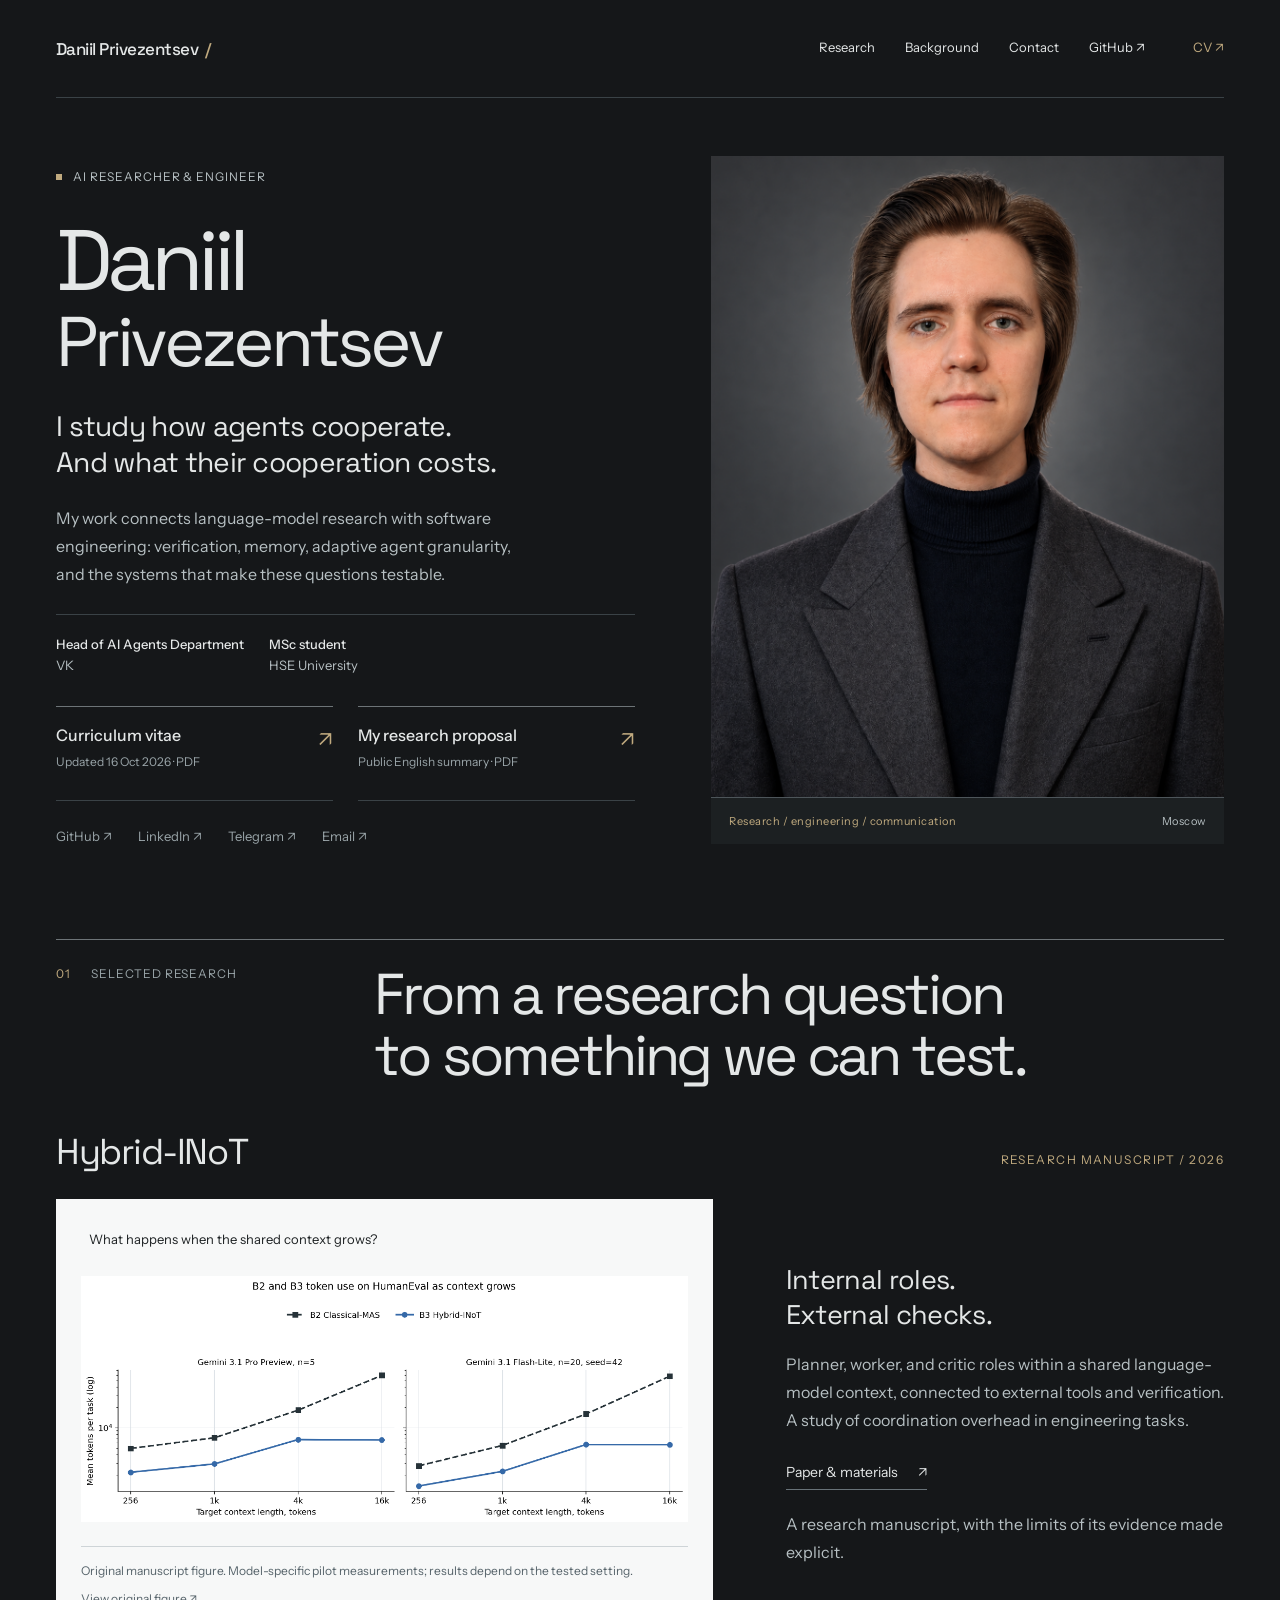
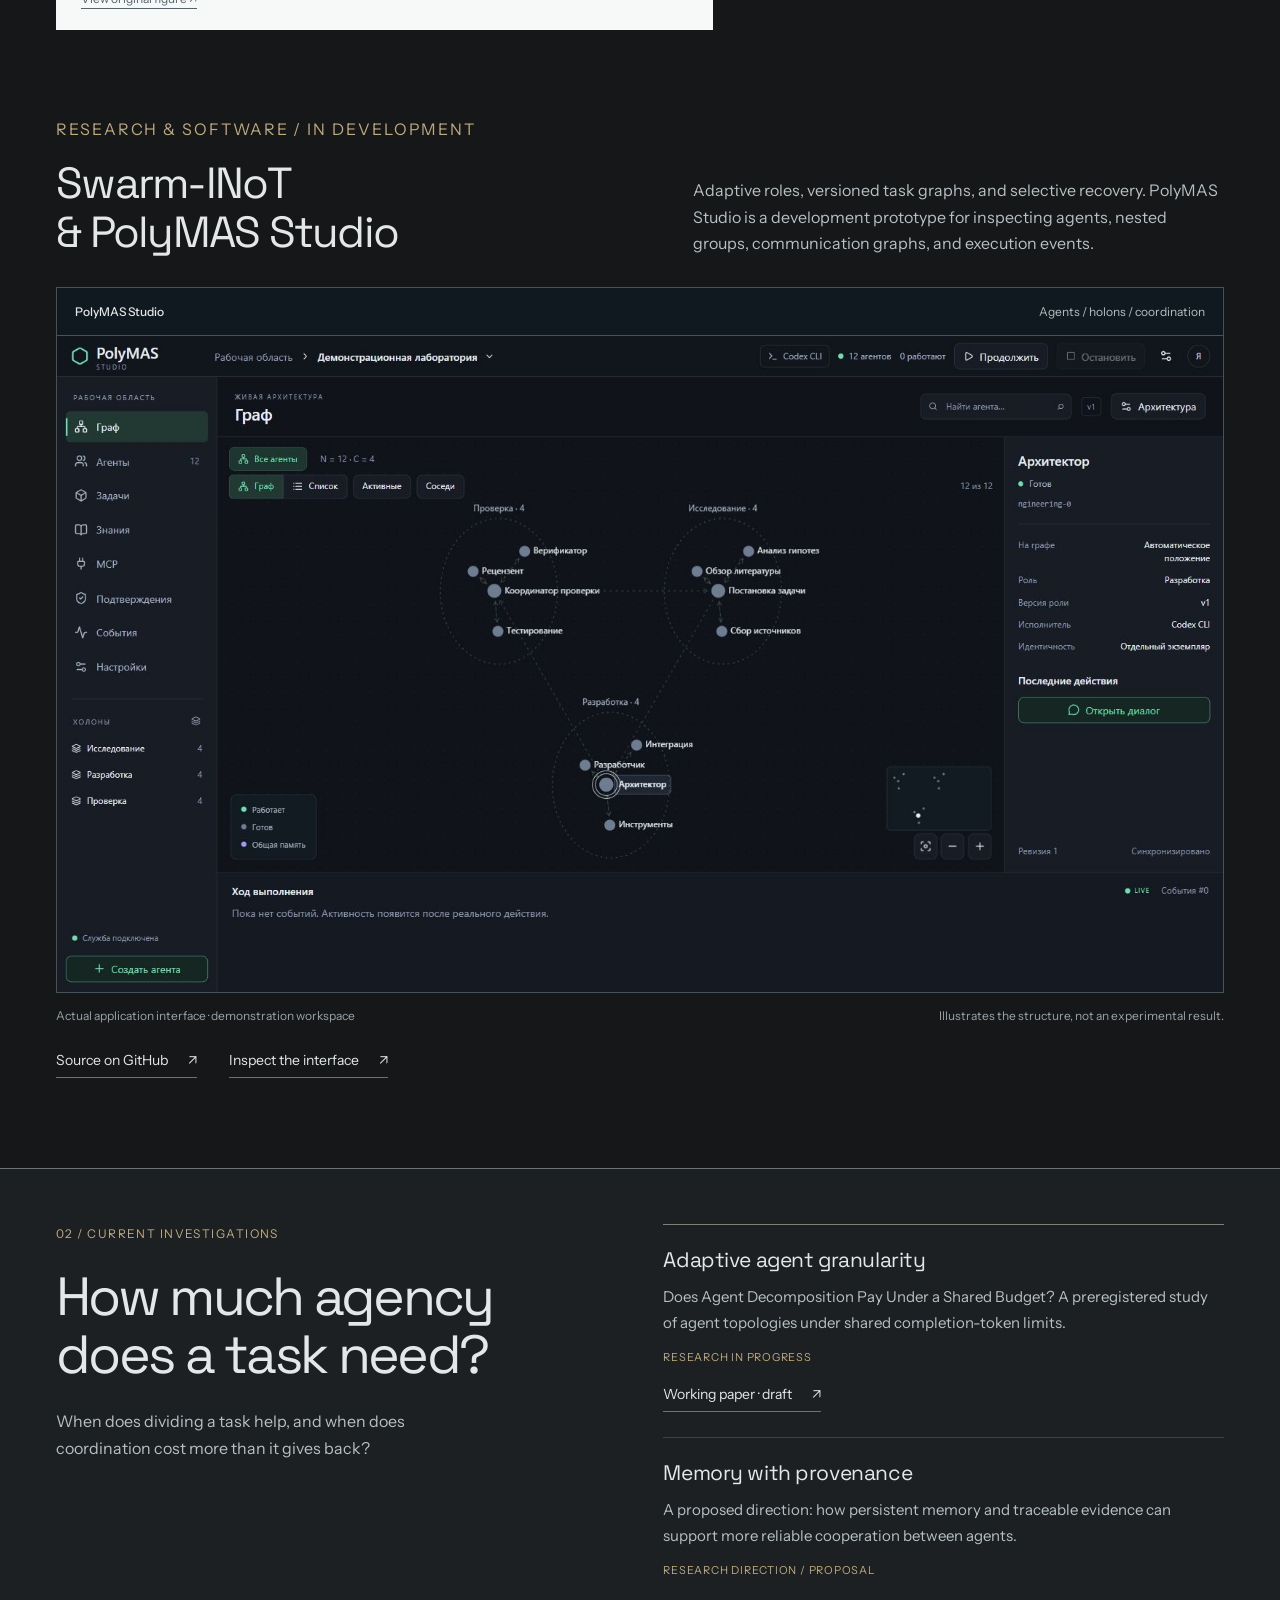
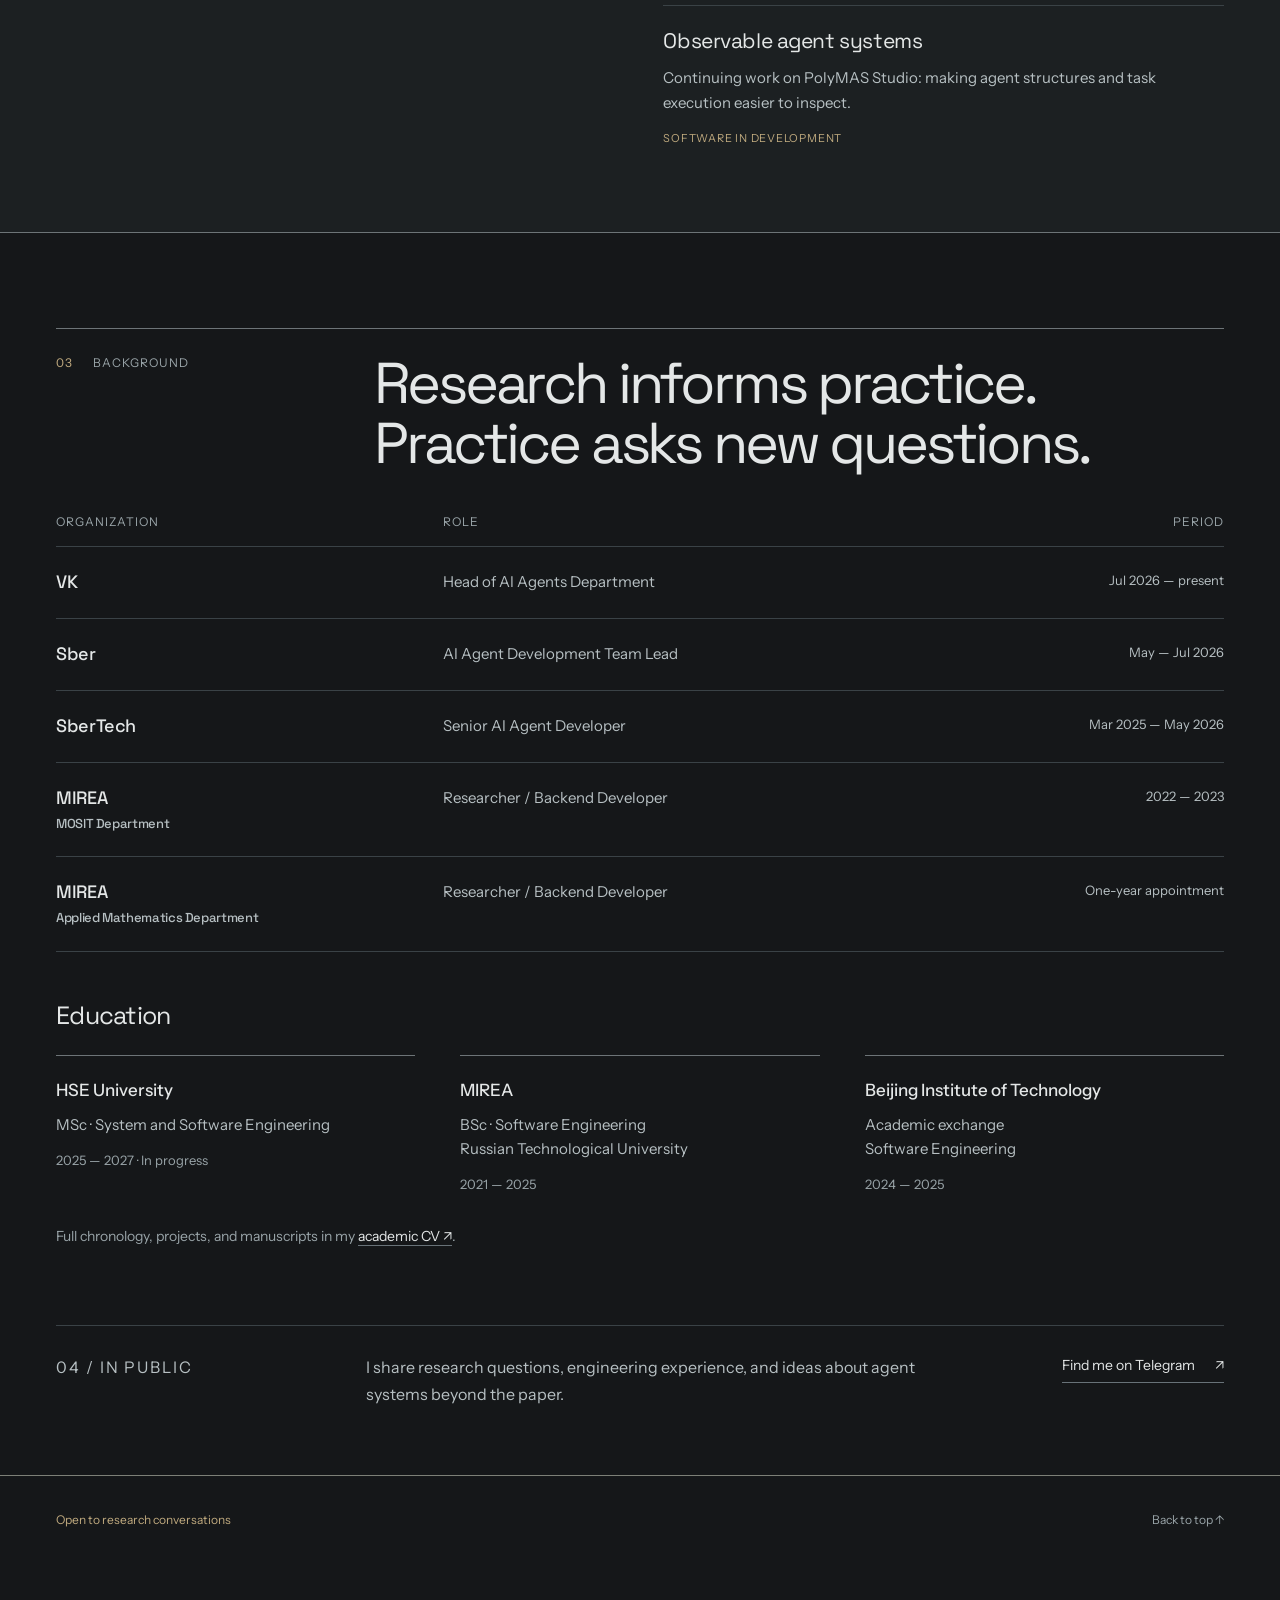
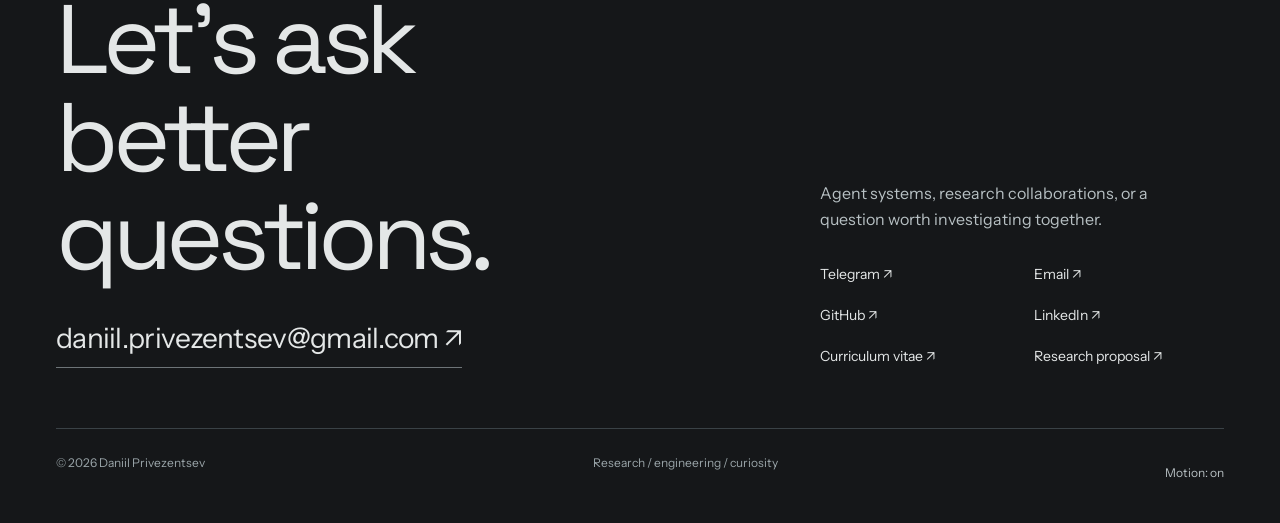
<file: index.html>
<!doctype html>
<html lang="en">
<head>
<meta name="theme-color" content="#151719">
<meta name="color-scheme" content="dark">
<meta property="og:type" content="website">
<meta property="og:locale" content="en_US">
<meta property="og:title" content="Daniil Privezentsev — AI research & engineering">
<meta property="og:description" content="Research on reliable, resource-efficient language-model agents: cooperation, memory, verification, and the systems behind the questions.">
<meta property="og:image" content="assets/images/social-preview.jpg">
<meta property="og:image:width" content="1200"><meta property="og:image:height" content="630">
<meta name="twitter:card" content="summary_large_image">
<meta name="twitter:title" content="Daniil Privezentsev — AI research & engineering">
<meta name="twitter:description" content="Cooperation, memory, verification, and the cost of agency.">
<meta name="twitter:image" content="assets/images/social-preview.jpg">
<link rel="icon" href="assets/images/favicon.svg" type="image/svg+xml">
<link rel="preload" href="assets/fonts/space-grotesk.ttf" as="font" type="font/ttf" crossorigin>
<link rel="preload" href="assets/fonts/instrument-sans.ttf" as="font" type="font/ttf" crossorigin>
<meta charset="utf-8"><meta name="viewport" content="width=device-width,initial-scale=1">
<meta name="description" content="Daniil Privezentsev — AI researcher and engineer studying cooperation, verification and the resource costs of language-model agents.">
<title>Daniil Privezentsev — AI research & engineering</title>
<link rel="stylesheet" href="assets/css/site.css">
<link rel="stylesheet" href="assets/css/motion.css">
</head>
<body id="top">
<div class="reading-progress" data-progress aria-hidden="true"></div>
<a class="skip" href="#main">Skip to content</a>
<header class="wrap header"><a class="wordmark" href="#top">Daniil Privezentsev<i> /</i></a><button class="menu-toggle" type="button" aria-label="Open navigation" aria-expanded="false" aria-controls="site-nav"><span></span><span></span></button><nav class="nav" id="site-nav" aria-label="Main navigation"><a data-nav href="#research">Research</a><a data-nav href="#background">Background</a><a data-nav href="#contact">Contact</a><a class="nav-github" href="https://github.com/daniil-novel" target="_blank" rel="noopener noreferrer">GitHub <span class="arrow" data-arrow="diagonal">↗</span></a><a class="cv-link" href="documents/daniil-privezentsev-cv.pdf" download="daniil-privezentsev-cv.pdf">CV <span class="arrow" data-arrow="diagonal">↗</span></a></nav></header>
<main id="main">
<section class="wrap hero" aria-labelledby="name"><div class="hero-copy"><div class="intro-label" data-intro="fade" style="--intro-order:0">AI researcher & engineer</div><h1 id="name"><span class="motion-line"><span data-intro="line" style="--intro-order:1">Daniil</span></span><span class="motion-line surname"><span data-intro="line" style="--intro-order:2">Privezentsev</span></span></h1><p class="hero-statement" data-intro="fade" style="--intro-order:3">I study how agents cooperate.<br>And what their cooperation costs.</p><p class="hero-bio" data-intro="fade" style="--intro-order:4">My work connects language-model research with software engineering: verification, memory, adaptive agent granularity, and the systems that make these questions testable.</p><div class="hero-current" data-intro="fade" style="--intro-order:5"><div><b>Head of AI Agents Department</b><span>VK</span></div><div><b>MSc student</b><span>HSE University</span></div></div><div class="hero-docs" data-intro="fade" style="--intro-order:6"><a class="document" href="documents/daniil-privezentsev-cv.pdf" download="daniil-privezentsev-cv.pdf"><span><strong>Curriculum vitae</strong><small>Updated 16 Oct 2026 · PDF</small></span><span class="arrow" data-arrow="diagonal">↗</span></a><a class="document" href="documents/research-proposal.pdf" download="research-proposal.pdf"><span><strong>My research proposal</strong><small>Public English summary · PDF</small></span><span class="arrow" data-arrow="diagonal">↗</span></a></div><div class="socials" data-intro="fade" style="--intro-order:7"><a href="https://github.com/daniil-novel" target="_blank" rel="noopener noreferrer">GitHub ↗</a><a href="https://www.linkedin.com/in/daniil-privezentsev-06b490346/" target="_blank" rel="noopener noreferrer">LinkedIn ↗</a><a href="https://t.me/Daniil_Privezentsev" target="_blank" rel="noopener noreferrer">Telegram ↗</a><a href="mailto:daniil.privezentsev@gmail.com">Email ↗</a></div></div><figure class="hero-photo" data-intro="photo" style="--intro-order:2"><div class="portrait-image" data-parallax-frame><img fetchpriority="high" decoding="async" data-parallax src="assets/images/daniil.png" width="1122" height="1402" alt="Portrait of Daniil Privezentsev in a charcoal blazer and dark turtleneck"></div><figcaption><span>Research / engineering / communication</span><span>Moscow</span></figcaption></figure></section>
<section class="wrap research" id="research"><div class="section-head reveal" data-reveal><div class="section-index"><b>01</b><span>Selected research</span></div><h2>From a research question<br>to something we can test.</h2></div><article class="project reveal" data-reveal><div class="project-top"><h3>Hybrid-INoT</h3><span class="eyebrow">Research manuscript / 2026</span></div><div class="hybrid-grid"><figure class="paper-figure"><p class="figure-kicker">What happens when the shared context grows?</p><a data-lightbox href="assets/images/hybrid-inot.png" target="_blank" rel="noopener" aria-label="Open the original Hybrid-INoT chart"><img loading="lazy" decoding="async" src="assets/images/hybrid-inot.png" width="2261" height="917" alt="Original Hybrid-INoT manuscript chart comparing token use as shared context grows"></a><figcaption>Original manuscript figure. Model-specific pilot measurements; results depend on the tested setting.<br><a data-lightbox href="assets/images/hybrid-inot.png" target="_blank" rel="noopener" style="display:inline-block;margin-top:8px;border-bottom:1px solid currentColor">View original figure ↗</a></figcaption></figure><div class="project-copy"><h4>Internal roles.<br>External checks.</h4><p>Planner, worker, and critic roles within a shared language-model context, connected to external tools and verification. A study of coordination overhead in engineering tasks.</p><div class="links"><a class="text-link" href="https://github.com/daniil-novel/article-INoT" target="_blank" rel="noopener noreferrer">Paper & materials <span class="arrow" data-arrow="diagonal">↗</span></a></div><p class="project-note">A research manuscript, with the limits of its evidence made explicit.</p></div></div></article><article class="reveal" data-reveal><div class="studio-intro"><div><p class="eyebrow" style="color:var(--brass);margin-bottom:17px">Research & software / in development</p><h3>Swarm-INoT<br>& PolyMAS Studio</h3></div><p>Adaptive roles, versioned task graphs, and selective recovery. PolyMAS Studio is a development prototype for inspecting agents, nested groups, communication graphs, and execution events.</p></div><figure><div class="studio-frame"><div class="studio-chrome"><b>PolyMAS Studio</b><span>Agents / holons / coordination</span></div><a data-lightbox href="assets/images/polymas-studio.jpg" target="_blank" rel="noopener" aria-label="Open the actual PolyMAS Studio interface screenshot"><img loading="lazy" decoding="async" width="1600" height="900" src="assets/images/polymas-studio.jpg" alt="Actual PolyMAS Studio graph interface showing a demonstration workspace with three holons and twelve agents"></a></div><figcaption class="studio-caption"><span>Actual application interface · demonstration workspace</span><span>Illustrates the structure, not an experimental result.</span></figcaption></figure><div class="studio-link"><a class="text-link" href="https://github.com/daniil-novel/polymas-studio" target="_blank" rel="noopener noreferrer">Source on GitHub <span class="arrow" data-arrow="diagonal">↗</span></a><a class="text-link" data-lightbox href="assets/images/polymas-studio.jpg" target="_blank" rel="noopener">Inspect the interface <span class="arrow" data-arrow="diagonal">↗</span></a></div></article></section>
<section class="notebook" id="in-progress"><div class="wrap notebook-grid"><div class="reveal" data-reveal><p class="eyebrow" style="color:var(--brass)">02 / Current investigations</p><h2>How much agency<br>does a task need?</h2><p class="notebook-intro">When does dividing a task help, and when does coordination cost more than it gives back?</p></div><div class="questions reveal" data-reveal><article><h3>Adaptive agent granularity</h3><p>Does Agent Decomposition Pay Under a Shared Budget? A preregistered study of agent topologies under shared completion-token limits.</p><span class="status">Research in progress</span><a class="text-link" href="documents/agent-granularity-working-paper.pdf" download="agent-granularity-working-paper.pdf">Working paper · draft <span class="arrow" data-arrow="diagonal">↗</span></a></article><article><h3>Memory with provenance</h3><p>A proposed direction: how persistent memory and traceable evidence can support more reliable cooperation between agents.</p><span class="status">Research direction / proposal</span></article><article><h3>Observable agent systems</h3><p>Continuing work on PolyMAS Studio: making agent structures and task execution easier to inspect.</p><span class="status">Software in development</span></article></div></div></section>
<section class="wrap background" id="background"><div class="section-head reveal" data-reveal><div class="section-index"><b>03</b><span>Background</span></div><h2>Research informs practice.<br>Practice asks new questions.</h2></div><div class="reveal" data-reveal><div class="career-heading"><span>Organization</span><span>Role</span><span style="text-align:right">Period</span></div><article class="career-row"><h3>VK</h3><p>Head of AI Agents Department</p><time>Jul 2026 — present</time></article><article class="career-row"><h3>Sber</h3><p>AI Agent Development Team Lead</p><time>May — Jul 2026</time></article><article class="career-row"><h3>SberTech</h3><p>Senior AI Agent Developer</p><time>Mar 2025 — May 2026</time></article><article class="career-row"><h3>MIREA<span class="department">MOSIT Department</span></h3><p>Researcher / Backend Developer</p><time>2022 — 2023</time></article><article class="career-row"><h3>MIREA<span class="department">Applied Mathematics Department</span></h3><p>Researcher / Backend Developer</p><time>One-year appointment</time></article></div><h3 class="education-label reveal" data-reveal>Education</h3><div class="education reveal" data-reveal><article><h3>HSE University</h3><p>MSc · System and Software Engineering</p><time>2025 — 2027 · In progress</time></article><article><h3>MIREA</h3><p>BSc · Software Engineering<br>Russian Technological University</p><time>2021 — 2025</time></article><article><h3>Beijing Institute of Technology</h3><p>Academic exchange<br>Software Engineering</p><time>2024 — 2025</time></article></div><p class="cv-note reveal" data-reveal>Full chronology, projects, and manuscripts in my <a href="documents/daniil-privezentsev-cv.pdf" download="daniil-privezentsev-cv.pdf">academic CV ↗</a>.</p></section>
<section class="wrap public-note reveal" data-reveal><p class="eyebrow">04 / In public</p><p>I share research questions, engineering experience, and ideas about agent systems beyond the paper.</p><a class="text-link" href="https://t.me/Daniil_Privezentsev" target="_blank" rel="noopener noreferrer">Find me on Telegram <span class="arrow" data-arrow="diagonal">↗</span></a></section>
</main>
<footer class="footer" id="contact"><div class="wrap"><div class="footer-meta"><span>Open to research conversations</span><a href="#top">Back to top ↑</a></div><div class="footer-main reveal" data-reveal><div><h2>Let's ask<br>better questions.</h2><a class="footer-email" href="mailto:daniil.privezentsev@gmail.com">daniil.privezentsev@gmail.com <span class="arrow" data-arrow="diagonal">↗</span></a></div><div class="footer-side"><p>Agent systems, research collaborations, or a question worth investigating together.</p><div class="footer-links"><a href="https://t.me/Daniil_Privezentsev" target="_blank" rel="noopener noreferrer">Telegram ↗</a><a href="mailto:daniil.privezentsev@gmail.com">Email ↗</a><a href="https://github.com/daniil-novel" target="_blank" rel="noopener noreferrer">GitHub ↗</a><a href="https://www.linkedin.com/in/daniil-privezentsev-06b490346/" target="_blank" rel="noopener noreferrer">LinkedIn ↗</a><a href="documents/daniil-privezentsev-cv.pdf" download="daniil-privezentsev-cv.pdf">Curriculum vitae ↗</a><a href="documents/research-proposal.pdf" download="research-proposal.pdf">Research proposal ↗</a></div></div></div><div class="footer-bottom"><span>© 2026 Daniil Privezentsev</span><span>Research / engineering / curiosity</span><button class="motion-button" data-motion-toggle type="button" aria-pressed="false">Motion: on</button></div></div></footer>

<dialog class="image-dialog" aria-labelledby="image-dialog-title"><div class="dialog-bar"><p id="image-dialog-title">Research & systems</p><button type="button" data-close-dialog aria-label="Close image">Close <span aria-hidden="true">×</span></button></div><div class="dialog-image-wrap"><img alt=""></div><p class="dialog-caption"></p></dialog>
<script src="assets/js/motion.js" defer></script>
<script src="assets/js/site.js" defer></script>
<script type="application/ld+json">{"@context":"https://schema.org","@type":"Person","name":"Daniil Privezentsev","jobTitle":"AI researcher and engineer","email":"mailto:daniil.privezentsev@gmail.com","sameAs":["https://github.com/daniil-novel","https://www.linkedin.com/in/daniil-privezentsev-06b490346/","https://t.me/Daniil_Privezentsev"]}</script>
</body>
</html>
</file>
<file: assets/css/site.css>
@font-face{font-family:Space;src:url('../fonts/space-grotesk.ttf') format('truetype');font-weight:300 700;font-display:swap}
@font-face{font-family:Instrument;src:url('../fonts/instrument-sans.ttf') format('truetype');font-weight:400 700;font-display:swap}
:root{--ground:#151719;--panel:#1c2022;--ink:#e4e7e7;--soft:#b7c0c3;--muted:#99a4a8;--line:#3a4246;--brass:#c0aa7f;--display:Space,Arial,sans-serif;--body:Instrument,Arial,sans-serif;color-scheme:dark}
*{box-sizing:border-box}html{scroll-behavior:smooth;scroll-padding-top:32px}body{margin:0;background:var(--ground);color:var(--ink);font:16px/1.65 var(--body);-webkit-font-smoothing:antialiased}a{color:inherit;text-decoration:none}button{font:inherit}figure,h1,h2,h3,p{margin:0}img{display:block;max-width:100%}::selection{background:var(--brass);color:var(--ground)}:focus-visible{outline:2px solid var(--brass);outline-offset:6px}.wrap{width:min(1320px,calc(100% - 112px));margin-inline:auto}.skip{position:absolute;left:20px;top:-100px;padding:12px;background:var(--ink);color:var(--ground);z-index:20}.skip:focus{top:12px}.eyebrow{font-size:12px;letter-spacing:.12em;text-transform:uppercase;color:var(--muted)}.arrow{display:inline-block;transition:transform .25s ease}.text-link{display:inline-flex;gap:20px;align-items:center;padding-bottom:5px;border-bottom:1px solid #687278;font-size:14px}.text-link:hover{border-color:var(--brass);color:var(--brass)}a:hover .arrow{transform:translate(3px,-3px)}
.header{display:flex;align-items:center;justify-content:space-between;gap:30px;height:98px;border-bottom:1px solid var(--line)}.wordmark{font:500 17px var(--display);letter-spacing:-.03em}.wordmark i{font-style:normal;color:var(--brass);margin-left:3px}.nav{display:flex;align-items:center;gap:30px;font-size:13px}.nav a{padding-block:6px;border-bottom:1px solid transparent;transition:color .2s,border-color .2s}.nav a:hover,.nav a[aria-current]{color:var(--brass);border-bottom-color:var(--brass)}.nav .cv-link{margin-left:18px;color:var(--brass)}
.hero{display:grid;grid-template-columns:1.13fr 1fr;gap:6.5%;padding-block:58px 92px;align-items:start}.hero-copy{padding-top:11px}.intro-label{display:flex;align-items:center;gap:11px;font-size:12px;color:var(--soft);letter-spacing:.08em;text-transform:uppercase}.intro-label:before{content:'';width:6px;height:6px;background:var(--brass)}h1{font:400 clamp(58px,6.7vw,100px)/1.02 var(--display);letter-spacing:-.065em;margin:30px 0 29px}h1 span{display:block}h1 .surname{font-size:.82em;letter-spacing:-.055em}.hero-statement{font:400 clamp(24px,2.2vw,34px)/1.3 var(--display);letter-spacing:-.025em;max-width:560px}.hero-bio{font-size:16px;line-height:1.75;color:var(--soft);max-width:480px;margin-top:23px}.hero-current{display:flex;gap:25px;flex-wrap:wrap;border-top:1px solid var(--line);padding-top:19px;margin-top:26px;font-size:13px;color:var(--soft)}.hero-current b{font-weight:500;color:var(--ink)}.hero-current span{display:block}.hero-docs{display:grid;grid-template-columns:1fr 1fr;gap:25px;margin-top:29px}.document{display:flex;justify-content:space-between;gap:15px;padding:15px 0 13px;border-top:1px solid #6d7477;border-bottom:1px solid var(--line);transition:border-color .25s}.document:hover{border-color:var(--brass)}.document strong{display:block;font-size:16px;font-weight:500}.document small{display:block;color:var(--muted);font-size:12px;line-height:1.5;margin-top:5px}.document .arrow{font-size:22px;color:var(--brass)}.socials{display:flex;gap:28px;margin-top:25px;font-size:13px;color:var(--muted)}.socials a:hover{color:var(--ink)}.hero-photo{position:relative;background:#2b2f32}.hero-photo img{width:100%;height:auto;object-fit:contain}.hero-photo figcaption{display:flex;justify-content:space-between;gap:20px;border-top:1px solid #4d555a;padding:14px 18px;font-size:11px;letter-spacing:.045em;color:var(--soft);background:#1c2022}.hero-photo figcaption span:first-child{color:var(--brass)}
.section-head{display:grid;grid-template-columns:1fr 3fr;gap:35px;align-items:start;border-top:1px solid #6d7477;padding-top:24px;margin-bottom:47px}.section-index{display:flex;gap:20px;font-size:12px;color:var(--muted);letter-spacing:.08em;text-transform:uppercase}.section-index b{font-weight:400;color:var(--brass)}.section-head h2{font:400 clamp(38px,4.5vw,66px)/1.05 var(--display);letter-spacing:-.055em}.research{padding-bottom:90px}.project{margin-bottom:86px}.project-top{display:flex;align-items:baseline;justify-content:space-between;gap:30px;margin-bottom:25px}.project-top h3{font:400 36px/1.15 var(--display);letter-spacing:-.04em}.project-top .eyebrow{color:var(--brass)}.hybrid-grid{display:grid;grid-template-columns:1.5fr 1fr;gap:6.2%;align-items:center}.paper-figure{background:#f7f8f8;color:#1c2022;padding:30px 25px 21px}.paper-figure .figure-kicker{font-size:13px;margin:0 0 26px 8px}.paper-figure img{width:100%;height:auto}.paper-figure figcaption{border-top:1px solid #ced4d7;margin-top:24px;padding-top:14px;font-size:12px;line-height:1.6;color:#56636a}.project-copy h4{font:400 27px/1.3 var(--display);letter-spacing:-.025em;margin:0 0 18px}.project-copy p{font-size:16px;line-height:1.75;color:var(--soft)}.project-copy .links{display:flex;gap:25px;flex-wrap:wrap;margin-top:27px}.project-note{font-size:12px;color:var(--muted);margin-top:20px}.studio-intro{display:grid;grid-template-columns:1fr 1fr;gap:9%;margin-bottom:30px}.studio-intro h3{font:400 clamp(34px,3.4vw,48px)/1.12 var(--display);letter-spacing:-.04em}.studio-intro p{color:var(--soft);font-size:16px;align-self:end}.studio-frame{border:1px solid #465258;background:#101820}.studio-chrome{display:flex;justify-content:space-between;gap:30px;padding:14px 18px;font-size:12px;color:var(--soft);border-bottom:1px solid #465258}.studio-chrome b{font-weight:500;color:var(--ink)}.studio-frame a{display:block}.studio-frame img{width:100%;height:auto}.studio-caption{display:flex;justify-content:space-between;gap:30px;font-size:12px;color:var(--muted);margin-top:13px}.studio-link{margin-top:23px}
.notebook{border-block:1px solid #6d7477;background:var(--panel);padding-block:55px 60px;margin-bottom:95px}.notebook-grid{display:grid;grid-template-columns:1fr 1.2fr;gap:12%}.notebook h2{font:400 clamp(37px,4.2vw,60px)/1.08 var(--display);letter-spacing:-.05em;margin-top:24px}.notebook-intro{color:var(--soft);font-size:16px;margin-top:24px;max-width:430px}.questions article{border-top:1px solid var(--line);padding:21px 0 25px}.questions article:first-child{border-top-color:#7d8077}.questions h3{font:400 21px var(--display);letter-spacing:-.02em;margin-bottom:11px}.questions p{font-size:15px;color:var(--soft);line-height:1.7}.questions .status{font-size:11px;letter-spacing:.07em;color:var(--brass);text-transform:uppercase;display:block;margin-top:13px}.questions .text-link{margin-top:17px}
.background{padding-bottom:77px}.background .section-head{margin-bottom:38px}.career-heading{display:grid;grid-template-columns:1fr 1.6fr 180px;gap:30px;border-bottom:1px solid var(--line);padding-bottom:15px;font-size:12px;letter-spacing:.08em;text-transform:uppercase;color:var(--muted)}.career-row{display:grid;grid-template-columns:1fr 1.6fr 180px;gap:30px;border-bottom:1px solid var(--line);padding-block:23px;align-items:start}.career-row h3{font:500 18px var(--display);letter-spacing:-.02em}.career-row .department{display:block;font-size:13px;color:var(--soft);line-height:1.5;margin-top:5px}.career-row p{font-size:15px;color:var(--soft)}.career-row time{font-size:13px;color:var(--soft);text-align:right}.education-label{font:400 25px var(--display);letter-spacing:-.03em;margin:47px 0 24px}.education{display:grid;grid-template-columns:1fr 1fr 1fr;gap:45px}.education article{border-top:1px solid #6d7477;padding-top:20px}.education h3{font-size:17px;font-weight:500}.education p{font-size:15px;color:var(--soft);margin-top:9px;line-height:1.6}.education time{display:block;margin-top:13px;font-size:13px;color:var(--muted)}.cv-note{margin-top:30px;color:var(--muted);font-size:14px}.cv-note a{border-bottom:1px solid #687278;color:var(--ink)}
.public-note{display:grid;grid-template-columns:1fr 2fr 1fr;gap:35px;padding:28px 0 68px;border-top:1px solid var(--line);align-items:start}.public-note p{font-size:16px;color:var(--soft);max-width:550px}.public-note>a{justify-self:end;white-space:nowrap}.footer{border-top:1px solid #7d8077;padding-block:34px 0}.footer-meta{display:flex;justify-content:space-between;gap:25px;color:var(--muted);font-size:12px}.footer-meta span:first-child{color:var(--brass)}.footer-main{display:grid;grid-template-columns:1.6fr 1fr;gap:10%;padding-block:47px 49px;align-items:end}.footer h2{font:400 clamp(52px,7.6vw,108px)/1.01 var(--display);letter-spacing:-.065em}.footer-email{display:inline-block;margin-top:30px;font-size:clamp(17px,2.2vw,29px);letter-spacing:-.025em;border-bottom:1px solid #6d7477;padding-bottom:6px}.footer-side p{font-size:16px;color:var(--soft);margin-bottom:30px;max-width:360px}.footer-links{display:grid;grid-template-columns:1fr 1fr;gap:14px 25px;font-size:14px}.footer-links a:hover{color:var(--brass)}.footer-bottom{display:flex;justify-content:space-between;gap:30px;border-top:1px solid var(--line);padding-block:24px 30px;font-size:12px;color:var(--muted)}.motion-button{border:0;background:none;color:var(--soft);padding:0;cursor:pointer;font-size:12px}.motion-button:hover{color:var(--brass)}
@media(max-width:1100px){.wrap{width:calc(100% - 72px)}.hero{gap:5%;grid-template-columns:1.1fr 1fr;padding-top:45px}.hero-bio{font-size:16px}.hero-current{gap:15px}.hero-docs{grid-template-columns:1fr;gap:0;margin-top:22px}.document+.document{border-top:0}.hybrid-grid{gap:5%}.paper-figure{padding:24px 17px 18px}.section-head{grid-template-columns:1fr 2.4fr}.career-heading,.career-row{grid-template-columns:1fr 1.4fr 145px;gap:20px}.notebook-grid{gap:7%}.education{gap:25px}.public-note{grid-template-columns:1fr 2fr;gap:25px}.public-note>a{grid-column:2;justify-self:start}.footer-main{gap:6%}}
@media(max-width:760px){.wrap{width:calc(100% - 40px)}.header{height:80px}.wordmark{font-size:15px}.nav{gap:18px;font-size:12px}.nav a:nth-child(2){display:none}.nav .cv-link{margin-left:0}.hero{grid-template-columns:1fr;gap:36px;padding-block:37px 58px}.hero-copy{padding:0}h1{font-size:clamp(57px,12vw,88px);margin-block:27px 24px}.hero-statement{font-size:27px;max-width:100%}.hero-bio{font-size:16px}.hero-current{font-size:13px;gap:20px}.hero-docs{grid-template-columns:1fr 1fr;gap:20px}.document+.document{border-top:1px solid #6d7477}.document strong{font-size:15px}.document small{font-size:11px}.socials{font-size:13px}.hero-photo{max-width:500px}.hero-photo figcaption{padding:12px;font-size:10px}.section-head{grid-template-columns:1fr;gap:22px;padding-top:22px;margin-bottom:32px}.section-head h2{font-size:41px}.section-index{font-size:11px}.research{padding-bottom:55px}.project{margin-bottom:55px}.project-top{display:block;margin-bottom:21px}.project-top h3{font-size:32px}.project-top .eyebrow{display:block;margin-top:10px;font-size:11px}.hybrid-grid{grid-template-columns:1fr;gap:27px}.project-copy h4{font-size:25px}.project-copy p{font-size:16px}.paper-figure{padding:21px 14px 17px}.paper-figure .figure-kicker{font-size:12px;margin-bottom:22px}.paper-figure figcaption{font-size:12px}.studio-intro{grid-template-columns:1fr;gap:20px}.studio-intro h3{font-size:36px}.studio-intro p{font-size:16px}.studio-chrome{font-size:10px;padding:10px 12px;gap:15px}.studio-caption{display:block;font-size:12px}.studio-caption span{display:block;margin-top:5px}.notebook{padding-block:35px 39px;margin-bottom:57px}.notebook-grid{grid-template-columns:1fr;gap:35px}.notebook h2{font-size:43px;margin-top:20px}.notebook-intro{margin-top:20px}.questions h3{font-size:21px}.questions article{padding-block:20px 22px}.background{padding-bottom:45px}.career-heading{display:none}.career-row{grid-template-columns:1fr 1.5fr;gap:10px 20px;padding-block:22px}.career-row h3{font-size:17px}.career-row p{font-size:14px}.career-row time{grid-column:2;text-align:left;font-size:13px}.career-row .department{font-size:13px}.education-label{font-size:25px;margin-top:38px}.education{grid-template-columns:1fr;gap:25px}.education article{padding-top:17px}.education p{font-size:15px}.education time{font-size:13px;margin-top:10px}.cv-note{font-size:14px}.public-note{grid-template-columns:1fr;gap:20px;padding-bottom:48px}.public-note>a{grid-column:1;justify-self:start}.footer-meta{font-size:11px}.footer-main{grid-template-columns:1fr;gap:35px;padding-block:35px 40px}.footer h2{font-size:clamp(50px,11vw,78px)}.footer-email{font-size:clamp(16px,4.4vw,23px);margin-top:25px}.footer-side p{font-size:16px;margin-bottom:24px}.footer-links{font-size:14px}.footer-bottom{flex-wrap:wrap;gap:17px;font-size:11px}.footer-bottom .motion-button{margin-left:auto}.text-link{font-size:14px}}
@media(prefers-reduced-motion:reduce){html{scroll-behavior:auto}*,*:before,*:after{animation:none!important;transition:none!important}.motion-enabled .reveal:not(.shown){opacity:1;transform:none}}
@media print{.reveal{opacity:1!important;transform:none!important}.wrap{width:94%}.motion-button{display:none}.hero-photo{max-width:390px}body{color:#111;background:white}.paper-figure{border:1px solid #bbb}}
/* Production navigation, image viewer, and deliberate interaction states. */
html{scroll-padding-top:120px}.header{position:relative;z-index:30}.nav .nav-github{color:var(--ink)}.menu-toggle{display:none}.socials{flex-wrap:wrap;gap:18px 26px}.studio-link{display:flex;flex-wrap:wrap;gap:20px 32px}.hero-photo [data-parallax-frame]{overflow:hidden;position:relative;background:#2b2f32}.hero-photo img{will-change:auto}.reading-progress{position:fixed;inset:0 auto auto 0;height:2px;width:100%;transform:scaleX(0);transform-origin:left;background:var(--brass);z-index:100;pointer-events:none}.image-dialog{padding:0;border:1px solid #657278;background:#151719;color:#e4e7e7;max-width:96vw;width:max-content;max-height:94vh;overflow:auto}.image-dialog::backdrop{background:#090b0de8}.dialog-bar{display:flex;justify-content:space-between;align-items:center;gap:30px;padding:14px 20px;border-bottom:1px solid var(--line);font-size:14px}.dialog-bar p{margin:0}.dialog-bar button{font:inherit;color:inherit;border:1px solid #6d7477;background:none;padding:8px 14px;cursor:pointer}.dialog-bar button span{margin-left:15px}.dialog-image-wrap{overflow:auto}.image-dialog img{width:auto;height:auto;max-width:92vw;max-height:75vh;object-fit:contain;margin:auto}.dialog-caption{font-size:13px;line-height:1.5;color:var(--soft);padding:15px 20px;max-width:960px}.footer-links a,.socials a{width:fit-content;position:relative}.footer-links a:after,.socials a:after{content:'';position:absolute;inset:auto 0 -4px;height:1px;background:var(--brass);transform:scaleX(0);transform-origin:left;transition:transform .22s}.footer-links a:hover:after,.socials a:hover:after{transform:scaleX(1)}.document{min-height:95px}.paper-figure a:focus-visible{outline-color:#282f33}.footer-main{padding-block:60px}.footer-links{row-gap:18px}.hero-photo{overflow:hidden}a,button{-webkit-tap-highlight-color:#c0aa7f33}.motion-button{min-height:40px;padding:8px 0}.motion-line{display:block;overflow:hidden;padding-bottom:.08em;margin-bottom:-.08em}.hero-photo .portrait-image{overflow:hidden}
@media(max-width:1000px){.nav{gap:22px}.nav .cv-link{margin-left:0}.header{height:90px}.wordmark{font-size:16px}}
@media(max-width:760px){html{scroll-padding-top:22px}.header{height:77px}.wordmark{font-size:17px}.menu-toggle{display:grid;align-content:center;justify-content:center;gap:6px;width:44px;height:44px;background:none;border:1px solid #59636a;color:var(--ink);cursor:pointer}.menu-toggle span{display:block;width:17px;height:1px;background:currentColor;transition:transform .25s}.menu-open .menu-toggle span:first-child{transform:translateY(3.5px) rotate(45deg)}.menu-open .menu-toggle span:last-child{transform:translateY(-3.5px) rotate(-45deg)}.nav{position:absolute;top:76px;left:-20px;right:-20px;padding:16px 20px 23px;display:none;flex-direction:column;align-items:stretch;gap:0;background:#1c2022;border-bottom:1px solid #59636a;box-shadow:0 25px 35px #0006}.menu-open .nav{display:flex}.nav a{font-size:16px;padding:13px 0;border-bottom:1px solid #3a4246}.nav .cv-link{margin:0}.hero-docs{gap:15px}.document{min-height:100px}.image-dialog{max-width:96vw;max-height:90vh}.dialog-bar{padding:12px;font-size:13px}.dialog-caption{font-size:12px;padding:12px}.image-dialog img{max-width:93vw;max-height:70vh}.socials{gap:18px 24px}.footer-links{gap:19px 25px}.hero .surname{font-size:.84em}.footer-email{overflow-wrap:anywhere}.footer-bottom{align-items:center}.hero{padding-top:35px}.hero-statement{font-size:26px}}
@media(prefers-reduced-motion:reduce){.menu-toggle span,.footer-links a:after,.socials a:after{transition:none}}
@media(max-width:760px){html:not(.js) .menu-toggle{display:none}html:not(.js) .header{height:auto;min-height:77px;flex-wrap:wrap;padding-block:20px;gap:15px}html:not(.js) .nav{position:static;display:flex;flex-direction:row;flex-wrap:wrap;gap:8px 20px;padding:0;background:none;box-shadow:none;border:0}html:not(.js) .nav a{font-size:13px;padding:5px 0}}
@media(max-width:760px){.menu-open .nav a{display:block}.menu-open .nav{animation:menu-enter .28s cubic-bezier(.16,1,.3,1)}}
@keyframes menu-enter{from{opacity:0;transform:translateY(-8px)}to{opacity:1;transform:none}}
.image-dialog[open]{animation:viewer-enter .24s cubic-bezier(.16,1,.3,1)}
@keyframes viewer-enter{from{opacity:0;transform:translateY(10px)}to{opacity:1;transform:none}}
html[data-motion="off"] .menu-open .nav,html[data-motion="off"] .image-dialog[open]{animation:none}
</file>
<file: assets/css/motion.css>
/* Obsidian motion layer. Layout, fonts, palette and content stay in the site stylesheet. */
:root {
  --motion-ease: cubic-bezier(.16, 1, .3, 1);
  --motion-underline-duration: 320ms;
}

html[data-motion="on"] { scroll-behavior: smooth; }
html[data-motion="off"] { scroll-behavior: auto; }

/* Semantic text remains intact; a wrapper provides the line-reveal mask. */
.motion-line {
  display: block;
  overflow: hidden;
  overflow: clip;
  padding-block: .04em .14em;
  margin-block: -.04em -.14em;
}
.motion-line > [data-intro] { display: block; }
[data-intro].is-motion-running,
[data-reveal].is-motion-running { will-change: opacity, transform; }

/* No initial opacity:0 rule. Script absence/failure leaves every word visible. */
[data-intro]:focus-within,
[data-reveal]:focus-within {
  opacity: 1 !important;
  transform: none !important;
  clip-path: none !important;
}

[data-progress] {
  position: fixed;
  inset: 0 0 auto;
  z-index: var(--motion-progress-z, 90);
  width: 100%;
  height: var(--motion-progress-height, 2px);
  pointer-events: none;
  background: var(--motion-accent, var(--brass, #c0aa7f));
  transform: scaleX(var(--reading-progress, 0));
  transform-origin: 0 50%;
}

/* Put this attribute on a text span to avoid animating a whole document row. */
[data-underline] {
  padding-bottom: .12em;
  background-image: linear-gradient(currentColor, currentColor);
  background-position: 0 100%;
  background-repeat: no-repeat;
  background-size: 0% 1px;
  transition: background-size var(--motion-underline-duration) var(--motion-ease);
  -webkit-box-decoration-break: clone;
  box-decoration-break: clone;
}
a:hover [data-underline],
a:focus-visible [data-underline],
[data-underline]:is(:hover, :focus-visible),
[data-nav][aria-current="location"] [data-underline],
[data-nav][data-underline][aria-current="location"] { background-size: 100% 1px; }

[data-arrow] {
  display: inline-block;
  transform: none;
  transition: transform 300ms var(--motion-ease);
}
a:is(:hover, :focus-visible) [data-arrow] { transform: translate3d(3px, -3px, 0); }
a:is(:hover, :focus-visible) [data-arrow="down"] { transform: translate3d(0, 3px, 0); }
a:is(:hover, :focus-visible) [data-arrow="up"] { transform: translate3d(0, -3px, 0); }

[data-parallax-frame] { overflow: hidden; overflow: clip; }
/* This 4% overscan covers a translation capped at min(12px, 1.8% of frame height). */
[data-parallax].is-motion-parallax {
  transform: translate3d(0, var(--motion-parallax-y, 0px), 0) scale(1.04);
  transform-origin: 50% 50%;
  will-change: transform;
}

html[data-motion="off"] [data-intro],
html[data-motion="off"] [data-reveal] {
  opacity: 1 !important;
  transform: none !important;
  clip-path: none !important;
  animation: none !important;
  transition: none !important;
}
html[data-motion="off"] [data-parallax] { transform: none !important; }
html[data-motion="off"] [data-arrow] { transform: none !important; transition: none !important; }
html[data-motion="off"] [data-underline] { transition: none !important; }
[data-motion-toggle][aria-disabled="true"] { cursor: default; }

@media (prefers-reduced-motion: reduce) {
  html { scroll-behavior: auto !important; }
  [data-intro], [data-reveal] {
    opacity: 1 !important;
    transform: none !important;
    clip-path: none !important;
    animation: none !important;
    transition: none !important;
  }
  [data-parallax], [data-arrow] { transform: none !important; transition: none !important; }
  [data-underline] { transition: none !important; }
}

@media (max-width: 959px), (hover: none), (pointer: coarse) {
  [data-parallax] { transform: none !important; will-change: auto; }
}

@media print {
  [data-intro], [data-reveal] {
    opacity: 1 !important;
    transform: none !important;
    clip-path: none !important;
    animation: none !important;
  }
  [data-parallax] { transform: none !important; }
  [data-progress], [data-motion-toggle] { display: none !important; }
}
</file>
